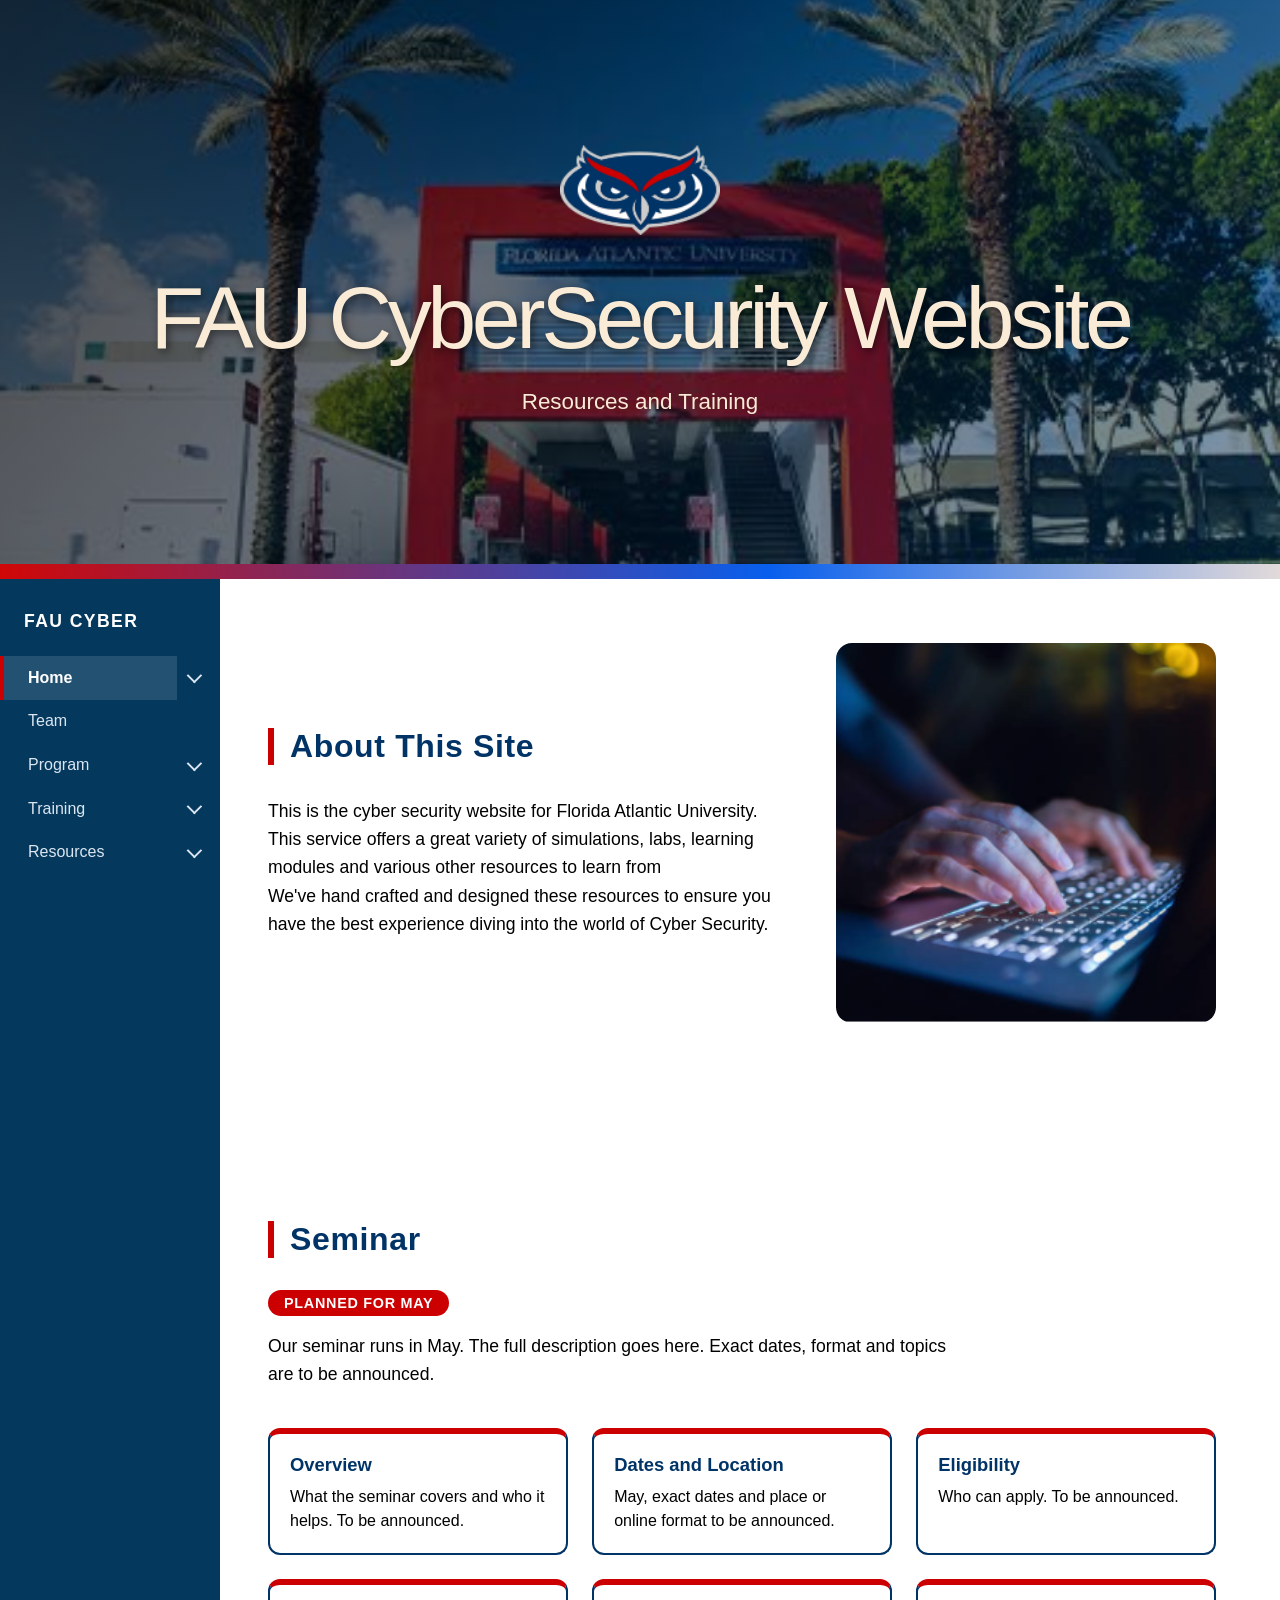
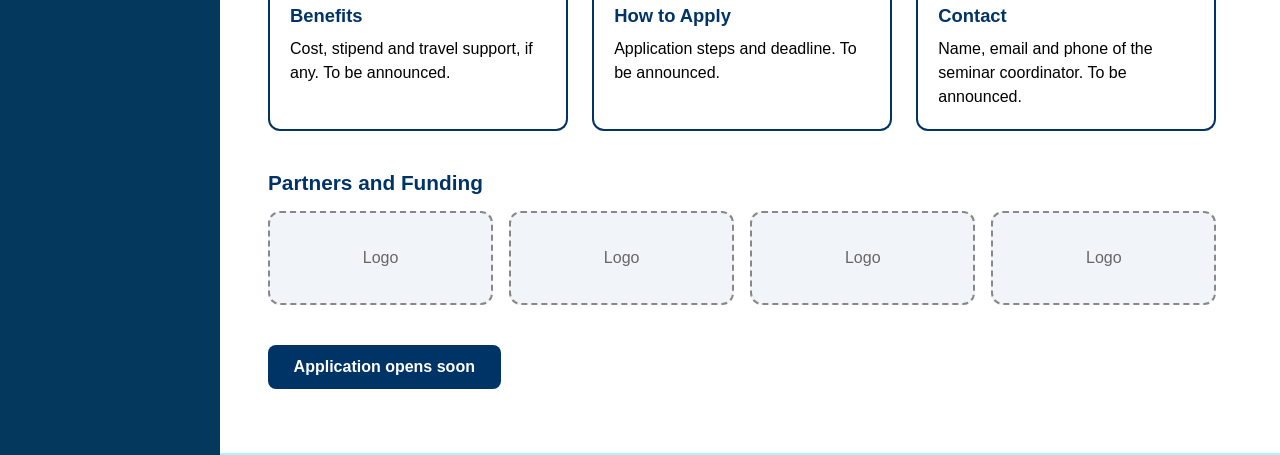
<file: index.html>
<!DOCTYPE html>
<html lang="en">
<head>
  <meta charset="utf-8">
  <meta name="viewport" content="width=device-width, initial-scale=1, viewport-fit=cover">
  <title>FAU CyberSecurity Website</title>
  <link rel="stylesheet" href="home_screen.css">
  <link rel="stylesheet" href="sidebar_code.css">
  <link rel="stylesheet" href="seminar.css">
</head>

<body>
  <!-- Header / Banner. id="top" is where the Home link jumps to. -->
  <header class="banner-top" id="top">
    <div class="banner-theme">
      <img class="banner-logo" src="owlhead-logo.png" alt="FAU Owls logo">
      <h1 class="banner-title">FAU CyberSecurity Website</h1>
      <p class="banner-subtitle">Resources and Training</p>
    </div>
  </header>
  <div class="bar"></div>

  <div class="page-body">
    <!-- Side Bar Content -->
    <nav class="side-nav" aria-label="Main navigation">
      <p class="nav-heading">FAU Cyber</p>
      <ul class="nav-links">
        <li>
          <details class="nav-dropdown">
            <summary><a href="index.html#top">Home</a></summary>
            <ul class="nav-sub">
              <li><a href="index.html#description">About</a></li>
              <li><a href="index.html#seminar">Seminar</a></li>
              <li><a href="ProjectStructure.html">Project Structure</a></li>
            </ul>
          </details>
        </li>
        <li><a href="Team.html">Team</a></li>
        <li>
          <details class="nav-dropdown">
            <summary><a href="Program.html">Program</a></summary>
            <ul class="nav-sub">
              <li><a href="Program.html#program-2027">2027</a></li>
            </ul>
          </details>
        </li>
        <li>
          <details class="nav-dropdown">
            <summary><a href="Training.html">Training</a></summary>
            <ul class="nav-sub">
              <li><a href="LabSimulation.html">Labs</a></li>
              <li><a href="Capstone.html">Capstone Design</a></li>
            </ul>
          </details>
        </li>
        <li>
          <details class="nav-dropdown">
            <summary><a href="Resources.html">Resources</a></summary>
            <ul class="nav-sub">
              <li><a href="SourceCode.html">Source Code</a></li>
            </ul>
          </details>
        </li>
      </ul>
    </nav>

    <main class="page-content">
      <!-- Description Section -->
      <section class="desc-section" id="description">
        <div>
          <h2 class="desc-title">About This Site</h2>
          <p class="desc-par0">This is the cyber security website for Florida Atlantic University. This service offers a great variety of simulations, labs, learning modules and various other resources to learn from</p>
          <p class="desc-par0">We've hand crafted and designed these resources to ensure you have the best experience diving into the world of Cyber Security.</p>
        </div>
        <img class="desc-pic0" src="Temp-Stock-Photo-Getty-Image.png" alt="Hands typing on a laptop keyboard">
      </section>

      <!-- Seminar Section. Every box is a placeholder until the details arrive. -->
      <section class="seminar-section" id="seminar">
        <h2 class="desc-title">Seminar</h2>
        <p class="seminar-tag">Planned for May</p>
        <p class="seminar-intro">Our seminar runs in May. The full description goes here. Exact dates, format and topics are to be announced.</p>

        <div class="seminar-grid">
          <article class="seminar-card">
            <h3>Overview</h3>
            <p>What the seminar covers and who it helps. To be announced.</p>
          </article>
          <article class="seminar-card">
            <h3>Dates and Location</h3>
            <p>May, exact dates and place or online format to be announced.</p>
          </article>
          <article class="seminar-card">
            <h3>Eligibility</h3>
            <p>Who can apply. To be announced.</p>
          </article>
          <article class="seminar-card">
            <h3>Benefits</h3>
            <p>Cost, stipend and travel support, if any. To be announced.</p>
          </article>
          <article class="seminar-card">
            <h3>How to Apply</h3>
            <p>Application steps and deadline. To be announced.</p>
          </article>
          <article class="seminar-card">
            <h3>Contact</h3>
            <p>Name, email and phone of the seminar coordinator. To be announced.</p>
          </article>
        </div>

        <h3 class="seminar-subtitle">Partners and Funding</h3>
        <div class="seminar-logos">
          <div class="seminar-logo-box">Logo</div>
          <div class="seminar-logo-box">Logo</div>
          <div class="seminar-logo-box">Logo</div>
          <div class="seminar-logo-box">Logo</div>
        </div>

        <span class="web-button disabled">Application opens soon</span>
      </section>

      <div class="bar2"></div>
    </main>
  </div>

  <script src="nav.js"></script>
</body>
</html>
</file>
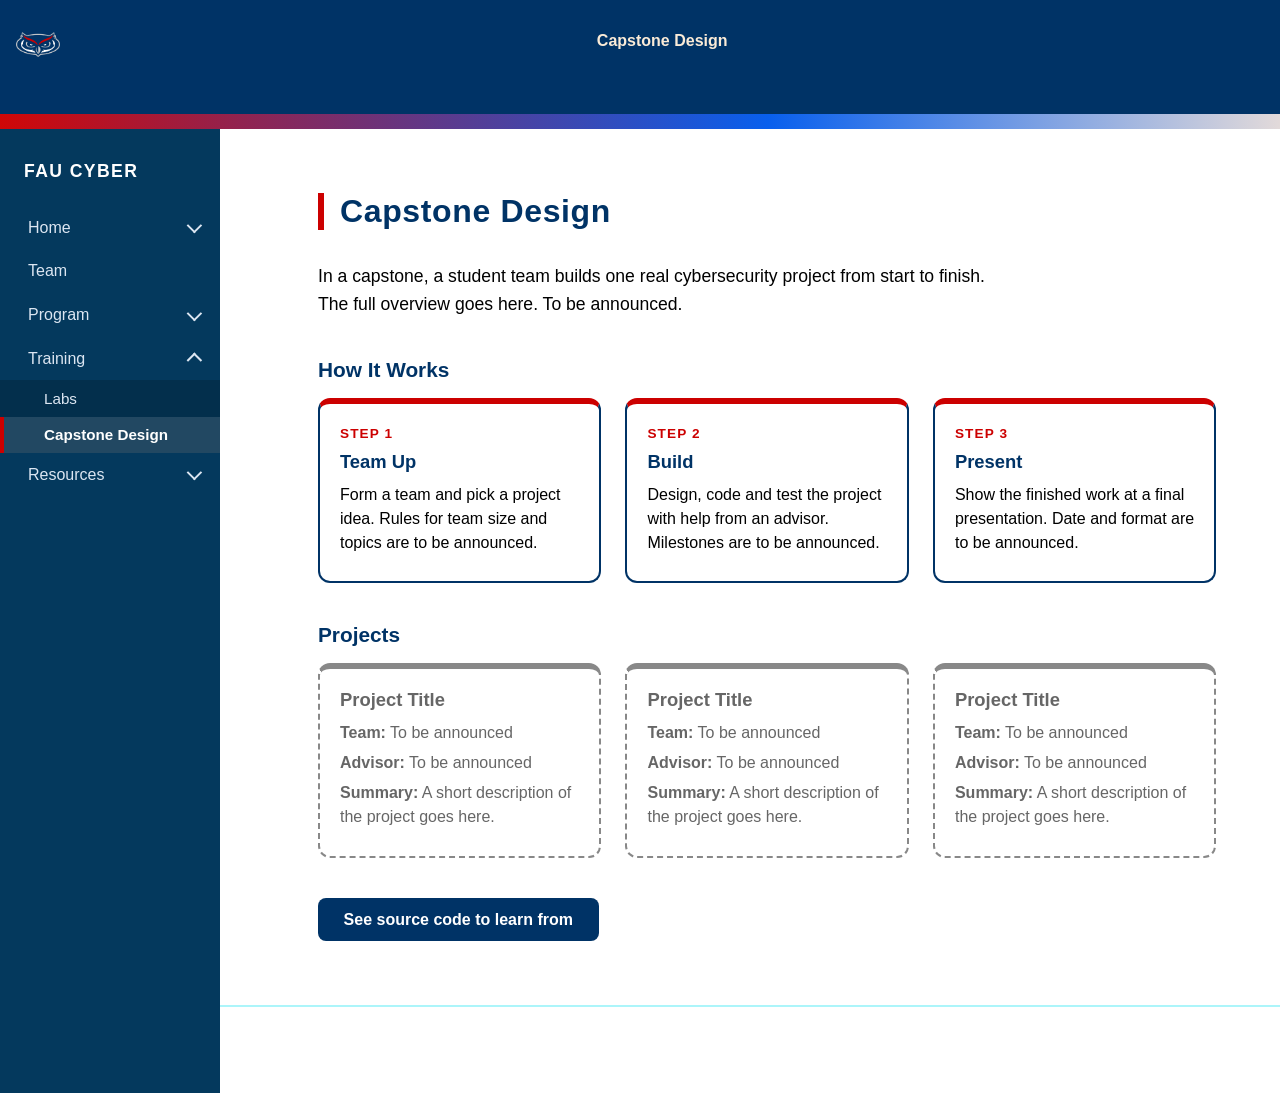
<file: Capstone.html>
<!DOCTYPE html>
<html lang="en">
<head>
  <meta charset="utf-8">
  <meta name="viewport" content="width=device-width, initial-scale=1, viewport-fit=cover">
  <title>Capstone Design - FAU CyberSecurity Website</title>
  <link rel="stylesheet" href="home_screen.css">
  <link rel="stylesheet" href="sidebar_code.css">
  <link rel="stylesheet" href="capstone.css">
</head>

<body>
  <header class="alt-banner-top">
    <div class="alt-banner-theme">
      <img class="alt-banner-logo" src="owlhead-logo.png" alt="FAU Owls logo">
      <h1 class="alt-banner-title">Capstone Design</h1>
    </div>
  </header>
  <div class="bar"></div>

  <div class="page-body">
    <!-- Side Bar Content -->
    <nav class="side-nav" aria-label="Main navigation">
      <p class="nav-heading">FAU Cyber</p>
      <ul class="nav-links">
        <li>
          <details class="nav-dropdown">
            <summary><a href="index.html#top">Home</a></summary>
            <ul class="nav-sub">
              <li><a href="index.html#description">About</a></li>
              <li><a href="index.html#seminar">Seminar</a></li>
              <li><a href="ProjectStructure.html">Project Structure</a></li>
            </ul>
          </details>
        </li>
        <li><a href="Team.html">Team</a></li>
        <li>
          <details class="nav-dropdown">
            <summary><a href="Program.html">Program</a></summary>
            <ul class="nav-sub">
              <li><a href="Program.html#program-2027">2027</a></li>
            </ul>
          </details>
        </li>
        <li>
          <details class="nav-dropdown" open>
            <summary><a href="Training.html">Training</a></summary>
            <ul class="nav-sub">
              <li><a href="LabSimulation.html">Labs</a></li>
              <li><a class="active" href="Capstone.html">Capstone Design</a></li>
            </ul>
          </details>
        </li>
        <li>
          <details class="nav-dropdown">
            <summary><a href="Resources.html">Resources</a></summary>
            <ul class="nav-sub">
              <li><a href="SourceCode.html">Source Code</a></li>
            </ul>
          </details>
        </li>
      </ul>
    </nav>

    <main class="page-content">
      <section class="capstone-section" id="capstone">
        <h2 class="desc-title">Capstone Design</h2>
        <p class="desc-par0 capstone-intro">In a capstone, a student team builds one real cybersecurity project from start to finish. The full overview goes here. To be announced.</p>

        <h3 class="capstone-subtitle">How It Works</h3>
        <div class="capstone-grid">
          <article class="capstone-card">
            <p class="capstone-step">Step 1</p>
            <h4>Team Up</h4>
            <p>Form a team and pick a project idea. Rules for team size and topics are to be announced.</p>
          </article>
          <article class="capstone-card">
            <p class="capstone-step">Step 2</p>
            <h4>Build</h4>
            <p>Design, code and test the project with help from an advisor. Milestones are to be announced.</p>
          </article>
          <article class="capstone-card">
            <p class="capstone-step">Step 3</p>
            <h4>Present</h4>
            <p>Show the finished work at a final presentation. Date and format are to be announced.</p>
          </article>
        </div>

        <h3 class="capstone-subtitle">Projects</h3>
        <!-- To add a project: copy one capstone-card, delete the word "soon" from the class and fill in the text. -->
        <div class="capstone-grid">
          <article class="capstone-card soon">
            <h4>Project Title</h4>
            <p><span class="capstone-label">Team:</span> To be announced</p>
            <p><span class="capstone-label">Advisor:</span> To be announced</p>
            <p><span class="capstone-label">Summary:</span> A short description of the project goes here.</p>
          </article>
          <article class="capstone-card soon">
            <h4>Project Title</h4>
            <p><span class="capstone-label">Team:</span> To be announced</p>
            <p><span class="capstone-label">Advisor:</span> To be announced</p>
            <p><span class="capstone-label">Summary:</span> A short description of the project goes here.</p>
          </article>
          <article class="capstone-card soon">
            <h4>Project Title</h4>
            <p><span class="capstone-label">Team:</span> To be announced</p>
            <p><span class="capstone-label">Advisor:</span> To be announced</p>
            <p><span class="capstone-label">Summary:</span> A short description of the project goes here.</p>
          </article>
        </div>

        <a class="web-button" href="SourceCode.html">See source code to learn from</a>
      </section>
      <div class="bar2"></div>
    </main>
  </div>
</body>
</html>
</file>
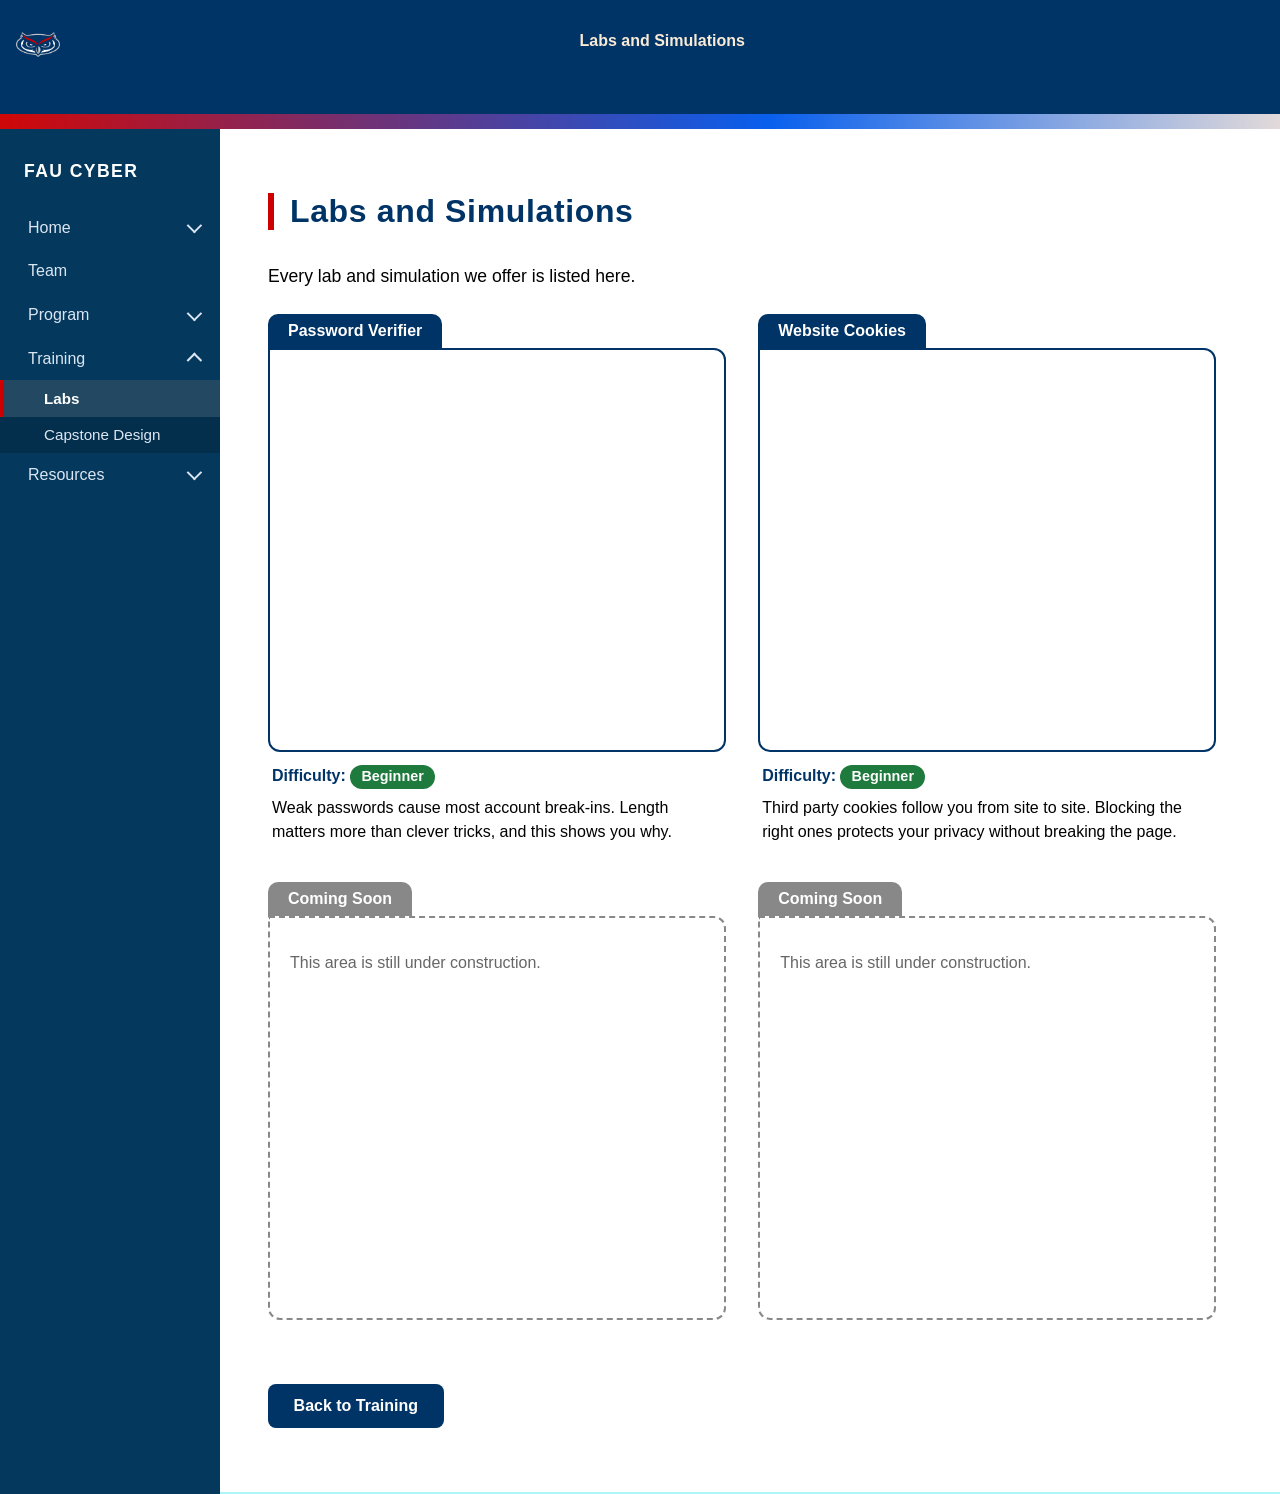
<file: LabSimulation.html>
<!DOCTYPE html>
<html lang="en">
<head>
  <meta charset="utf-8">
  <meta name="viewport" content="width=device-width, initial-scale=1, viewport-fit=cover">
  <title>Labs and Simulations - FAU CyberSecurity Website</title>
  <link rel="stylesheet" href="home_screen.css">
  <link rel="stylesheet" href="sidebar_code.css">
  <link rel="stylesheet" href="lab_page.css">
</head>

<body>
  <header class="alt-banner-top">
    <div class="alt-banner-theme">
      <img class="alt-banner-logo" src="owlhead-logo.png" alt="FAU Owls logo">
      <h1 class="alt-banner-title">Labs and Simulations</h1>
    </div>
  </header>
  <div class="bar"></div>

  <div class="page-body">
    <!-- Side Bar Content -->
    <nav class="side-nav" aria-label="Main navigation">
      <p class="nav-heading">FAU Cyber</p>
      <ul class="nav-links">
        <li>
          <details class="nav-dropdown">
            <summary><a href="index.html#top">Home</a></summary>
            <ul class="nav-sub">
              <li><a href="index.html#description">About</a></li>
              <li><a href="index.html#seminar">Seminar</a></li>
              <li><a href="ProjectStructure.html">Project Structure</a></li>
            </ul>
          </details>
        </li>
        <li><a href="Team.html">Team</a></li>
        <li>
          <details class="nav-dropdown">
            <summary><a href="Program.html">Program</a></summary>
            <ul class="nav-sub">
              <li><a href="Program.html#program-2027">2027</a></li>
            </ul>
          </details>
        </li>
        <li>
          <details class="nav-dropdown" open>
            <summary><a href="Training.html">Training</a></summary>
            <ul class="nav-sub">
              <li><a class="active" href="LabSimulation.html">Labs</a></li>
              <li><a href="Capstone.html">Capstone Design</a></li>
            </ul>
          </details>
        </li>
        <li>
          <details class="nav-dropdown">
            <summary><a href="Resources.html">Resources</a></summary>
            <ul class="nav-sub">
              <li><a href="SourceCode.html">Source Code</a></li>
            </ul>
          </details>
        </li>
      </ul>
    </nav>

    <main class="page-content">
      <section class="info-section" id="all-labs">
        <h2 class="desc-title">Labs and Simulations</h2>
        <p class="desc-par0">Every lab and simulation we offer is listed here.</p>

        <!-- To add a lab: copy one lab-card, delete the word "soon" from the class and fill in the text. -->
        <div class="lab-grid">
          <!-- Password Verifier -->
          <article class="lab-card">
            <h3 class="lab-tab">Password Verifier</h3>
            <div class="lab-window"></div>
            <div class="lab-info">
              <p class="lab-level">Difficulty: <span class="level level-beginner">Beginner</span></p>
              <p>Weak passwords cause most account break-ins. Length matters more than clever tricks, and this shows you why.</p>
            </div>
          </article>

          <!-- Cookie Sim -->
          <article class="lab-card">
            <h3 class="lab-tab">Website Cookies</h3>
            <div class="lab-window"></div>
            <div class="lab-info">
              <p class="lab-level">Difficulty: <span class="level level-beginner">Beginner</span></p>
              <p>Third party cookies follow you from site to site. Blocking the right ones protects your privacy without breaking the page.</p>
            </div>
          </article>

          <article class="lab-card soon">
            <h3 class="lab-tab">Coming Soon</h3>
            <div class="lab-window">
              <p>This area is still under construction.</p>
            </div>
          </article>

          <article class="lab-card soon">
            <h3 class="lab-tab">Coming Soon</h3>
            <div class="lab-window">
              <p>This area is still under construction.</p>
            </div>
          </article>
        </div>

        <a class="web-button" href="Training.html">Back to Training</a>
      </section>
      <div class="bar2"></div>
    </main>
  </div>
</body>
</html>
</file>
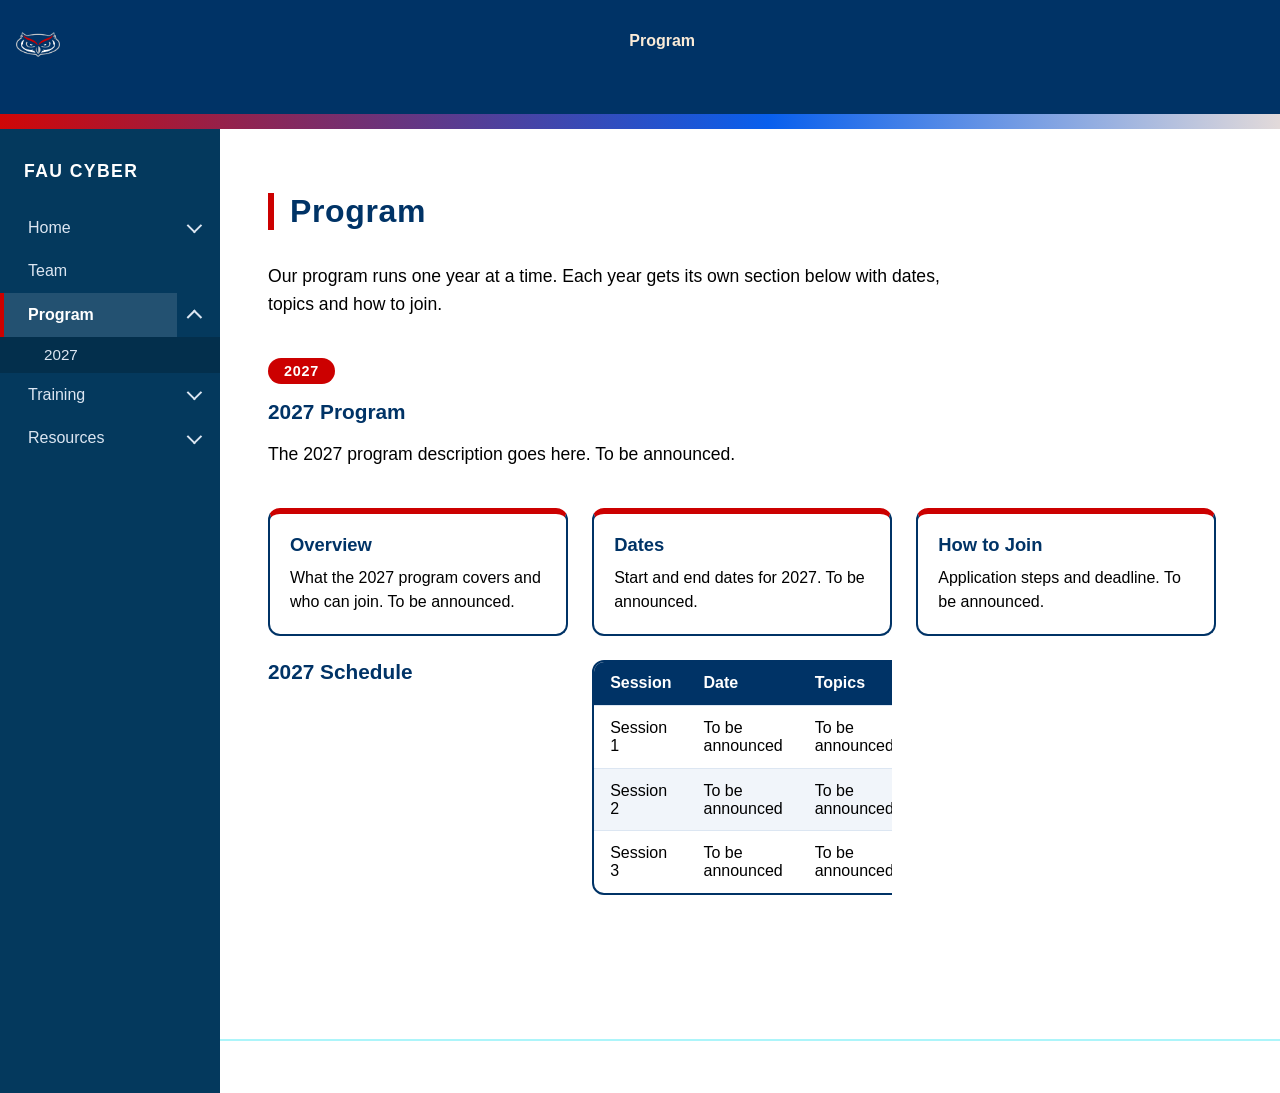
<file: Program.html>
<!DOCTYPE html>
<html lang="en">
<head>
  <meta charset="utf-8">
  <meta name="viewport" content="width=device-width, initial-scale=1, viewport-fit=cover">
  <title>Program - FAU CyberSecurity Website</title>
  <link rel="stylesheet" href="home_screen.css">
  <link rel="stylesheet" href="sidebar_code.css">
  <link rel="stylesheet" href="seminar.css">
</head>

<body>
  <header class="alt-banner-top">
    <div class="alt-banner-theme">
      <img class="alt-banner-logo" src="owlhead-logo.png" alt="FAU Owls logo">
      <h1 class="alt-banner-title">Program</h1>
    </div>
  </header>
  <div class="bar"></div>

  <div class="page-body">
    <!-- Side Bar Content -->
    <nav class="side-nav" aria-label="Main navigation">
      <p class="nav-heading">FAU Cyber</p>
      <ul class="nav-links">
        <li>
          <details class="nav-dropdown">
            <summary><a href="index.html#top">Home</a></summary>
            <ul class="nav-sub">
              <li><a href="index.html#description">About</a></li>
              <li><a href="index.html#seminar">Seminar</a></li>
              <li><a href="ProjectStructure.html">Project Structure</a></li>
            </ul>
          </details>
        </li>
        <li><a href="Team.html">Team</a></li>
        <li>
          <details class="nav-dropdown" open>
            <summary><a class="active" href="Program.html">Program</a></summary>
            <ul class="nav-sub">
              <li><a href="Program.html#program-2027">2027</a></li>
            </ul>
          </details>
        </li>
        <li>
          <details class="nav-dropdown">
            <summary><a href="Training.html">Training</a></summary>
            <ul class="nav-sub">
              <li><a href="LabSimulation.html">Labs</a></li>
              <li><a href="Capstone.html">Capstone Design</a></li>
            </ul>
          </details>
        </li>
        <li>
          <details class="nav-dropdown">
            <summary><a href="Resources.html">Resources</a></summary>
            <ul class="nav-sub">
              <li><a href="SourceCode.html">Source Code</a></li>
            </ul>
          </details>
        </li>
      </ul>
    </nav>

    <main class="page-content">
      <section class="seminar-section" id="program">
        <h2 class="desc-title">Program</h2>
        <p class="seminar-intro">Our program runs one year at a time. Each year gets its own section below with dates, topics and how to join.</p>

        <!-- 2027. To add a new year: copy this whole section, change every 2027 to the new year. -->
        <section id="program-2027">
          <p class="seminar-tag">2027</p>
          <h3 class="seminar-subtitle">2027 Program</h3>
          <p class="seminar-intro">The 2027 program description goes here. To be announced.</p>

          <div class="seminar-grid">
            <article class="seminar-card">
              <h3>Overview</h3>
              <p>What the 2027 program covers and who can join. To be announced.</p>
            </article>
            <article class="seminar-card">
              <h3>Dates</h3>
              <p>Start and end dates for 2027. To be announced.</p>
            </article>
            <article class="seminar-card">
              <h3>How to Join</h3>
              <p>Application steps and deadline. To be announced.</p>
            </article>
          <!-- 2027 Schedule. To add a row: copy one <tr> line and change the text. -->
          <h3 class="seminar-subtitle">2027 Schedule</h3>
          <div class="seminar-table-wrap">
            <table class="seminar-table">
              <thead>
                <tr><th>Session</th><th>Date</th><th>Topics</th><th>Instructor</th></tr>
              </thead>
              <tbody>
                <tr><td>Session 1</td><td>To be announced</td><td>To be announced</td><td>To be announced</td></tr>
                <tr><td>Session 2</td><td>To be announced</td><td>To be announced</td><td>To be announced</td></tr>
                <tr><td>Session 3</td><td>To be announced</td><td>To be announced</td><td>To be announced</td></tr>
              </tbody>
            </table>
          </div>
          </div>
        </section>
      </section>
      <div class="bar2"></div>
    </main>
  </div>
</body>
</html>
</file>
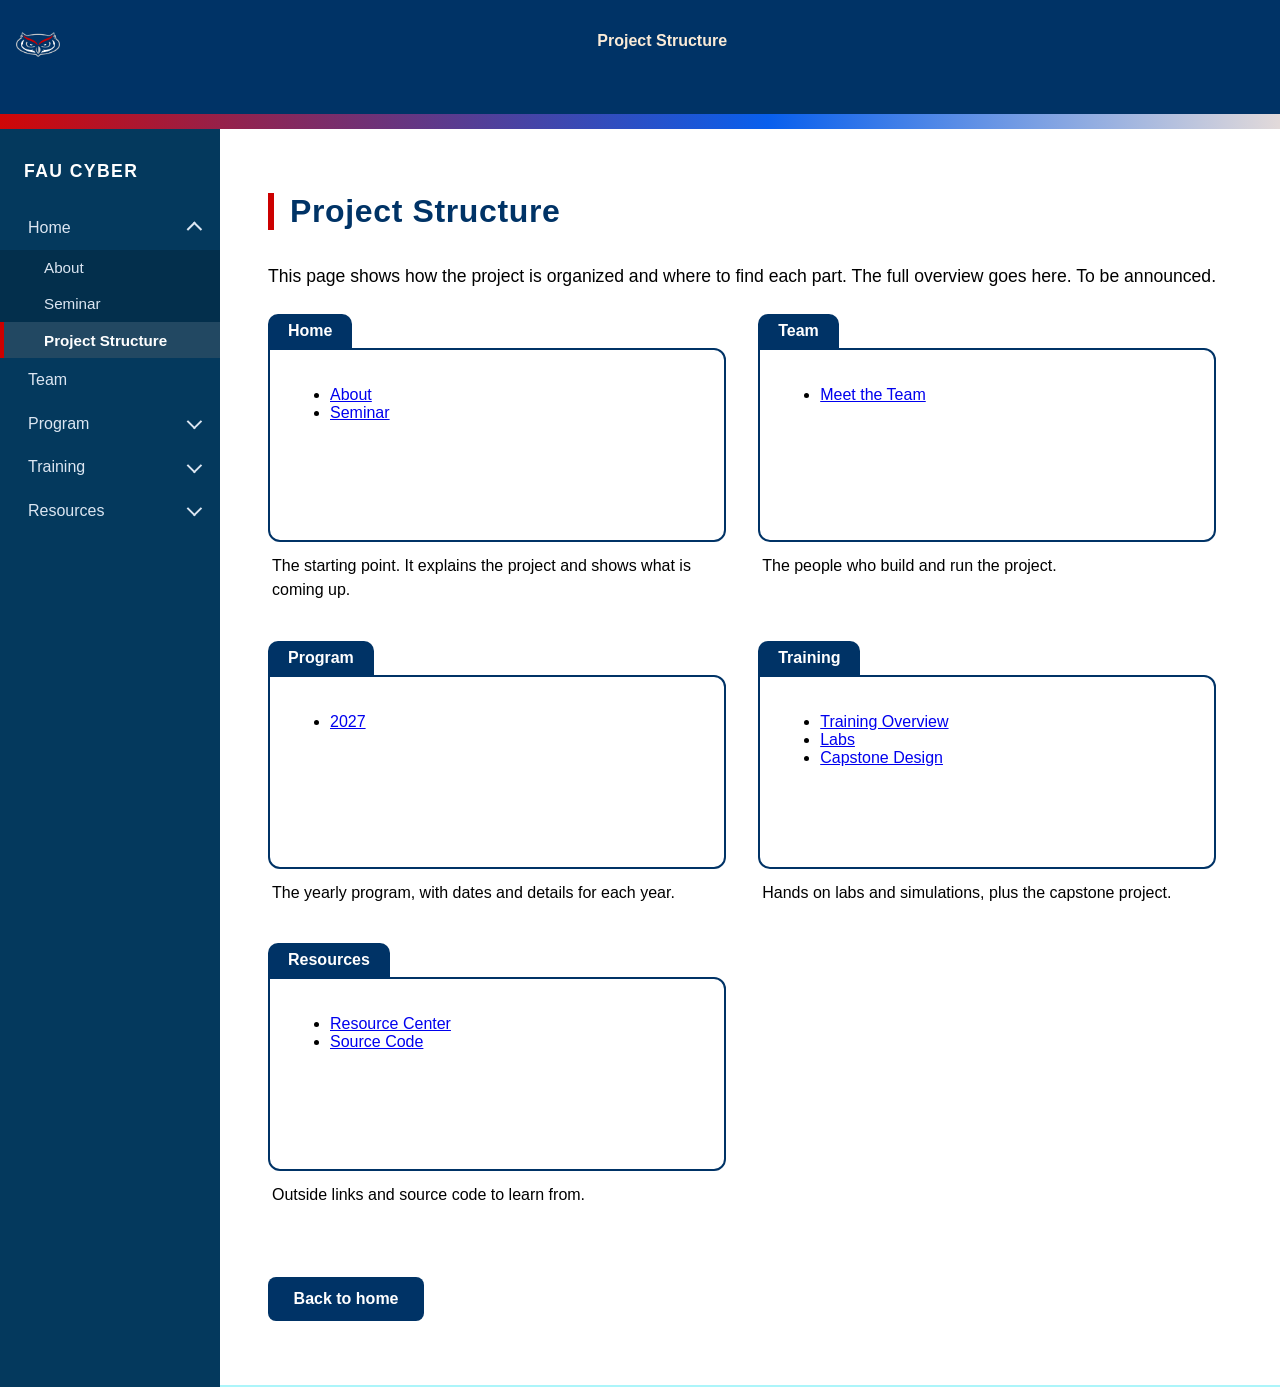
<file: ProjectStructure.html>
<!DOCTYPE html>
<html lang="en">
<head>
  <meta charset="utf-8">
  <meta name="viewport" content="width=device-width, initial-scale=1, viewport-fit=cover">
  <title>Project Structure - FAU CyberSecurity Website</title>
  <link rel="stylesheet" href="home_screen.css">
  <link rel="stylesheet" href="sidebar_code.css">
  <link rel="stylesheet" href="lab_page.css">
</head>

<body>
  <header class="alt-banner-top">
    <div class="alt-banner-theme">
      <img class="alt-banner-logo" src="owlhead-logo.png" alt="FAU Owls logo">
      <h1 class="alt-banner-title">Project Structure</h1>
    </div>
  </header>
  <div class="bar"></div>

  <div class="page-body">
    <!-- Side Bar Content -->
    <nav class="side-nav" aria-label="Main navigation">
      <p class="nav-heading">FAU Cyber</p>
      <ul class="nav-links">
        <li>
          <details class="nav-dropdown" open>
            <summary><a href="index.html#top">Home</a></summary>
            <ul class="nav-sub">
              <li><a href="index.html#description">About</a></li>
              <li><a href="index.html#seminar">Seminar</a></li>
              <li><a class="active" href="ProjectStructure.html">Project Structure</a></li>
            </ul>
          </details>
        </li>
        <li><a href="Team.html">Team</a></li>
        <li>
          <details class="nav-dropdown">
            <summary><a href="Program.html">Program</a></summary>
            <ul class="nav-sub">
              <li><a href="Program.html#program-2027">2027</a></li>
            </ul>
          </details>
        </li>
        <li>
          <details class="nav-dropdown">
            <summary><a href="Training.html">Training</a></summary>
            <ul class="nav-sub">
              <li><a href="LabSimulation.html">Labs</a></li>
              <li><a href="Capstone.html">Capstone Design</a></li>
            </ul>
          </details>
        </li>
        <li>
          <details class="nav-dropdown">
            <summary><a href="Resources.html">Resources</a></summary>
            <ul class="nav-sub">
              <li><a href="SourceCode.html">Source Code</a></li>
            </ul>
          </details>
        </li>
      </ul>
    </nav>

    <main class="page-content">
      <section class="info-section" id="structure">
        <h2 class="desc-title">Project Structure</h2>
        <p class="desc-par0">This page shows how the project is organized and where to find each part. The full overview goes here. To be announced.</p>

        <div class="lab-grid" style="--lab-box-height: 150px;">

          <article class="lab-card">
            <h3 class="lab-tab">Home</h3>
            <div class="lab-window">
              <ul>
                <li><a href="index.html#description">About</a></li>
                <li><a href="index.html#seminar">Seminar</a></li>
              </ul>
            </div>
            <div class="lab-info">
              <p>The starting point. It explains the project and shows what is coming up.</p>
            </div>
          </article>

          <article class="lab-card">
            <h3 class="lab-tab">Team</h3>
            <div class="lab-window">
              <ul>
                <li><a href="Team.html">Meet the Team</a></li>
              </ul>
            </div>
            <div class="lab-info">
              <p>The people who build and run the project.</p>
            </div>
          </article>

          <article class="lab-card">
            <h3 class="lab-tab">Program</h3>
            <div class="lab-window">
              <ul>
                <li><a href="Program.html#program-2027">2027</a></li>
              </ul>
            </div>
            <div class="lab-info">
              <p>The yearly program, with dates and details for each year.</p>
            </div>
          </article>

          <article class="lab-card">
            <h3 class="lab-tab">Training</h3>
            <div class="lab-window">
              <ul>
                <li><a href="Training.html">Training Overview</a></li>
                <li><a href="LabSimulation.html">Labs</a></li>
                <li><a href="Capstone.html">Capstone Design</a></li>
              </ul>
            </div>
            <div class="lab-info">
              <p>Hands on labs and simulations, plus the capstone project.</p>
            </div>
          </article>

          <article class="lab-card">
            <h3 class="lab-tab">Resources</h3>
            <div class="lab-window">
              <ul>
                <li><a href="Resources.html">Resource Center</a></li>
                <li><a href="SourceCode.html">Source Code</a></li>
              </ul>
            </div>
            <div class="lab-info">
              <p>Outside links and source code to learn from.</p>
            </div>
          </article>

        </div>

        <a class="web-button" href="index.html">Back to home</a>
      </section>
      <div class="bar2"></div>
    </main>
  </div>
</body>
</html>
</file>
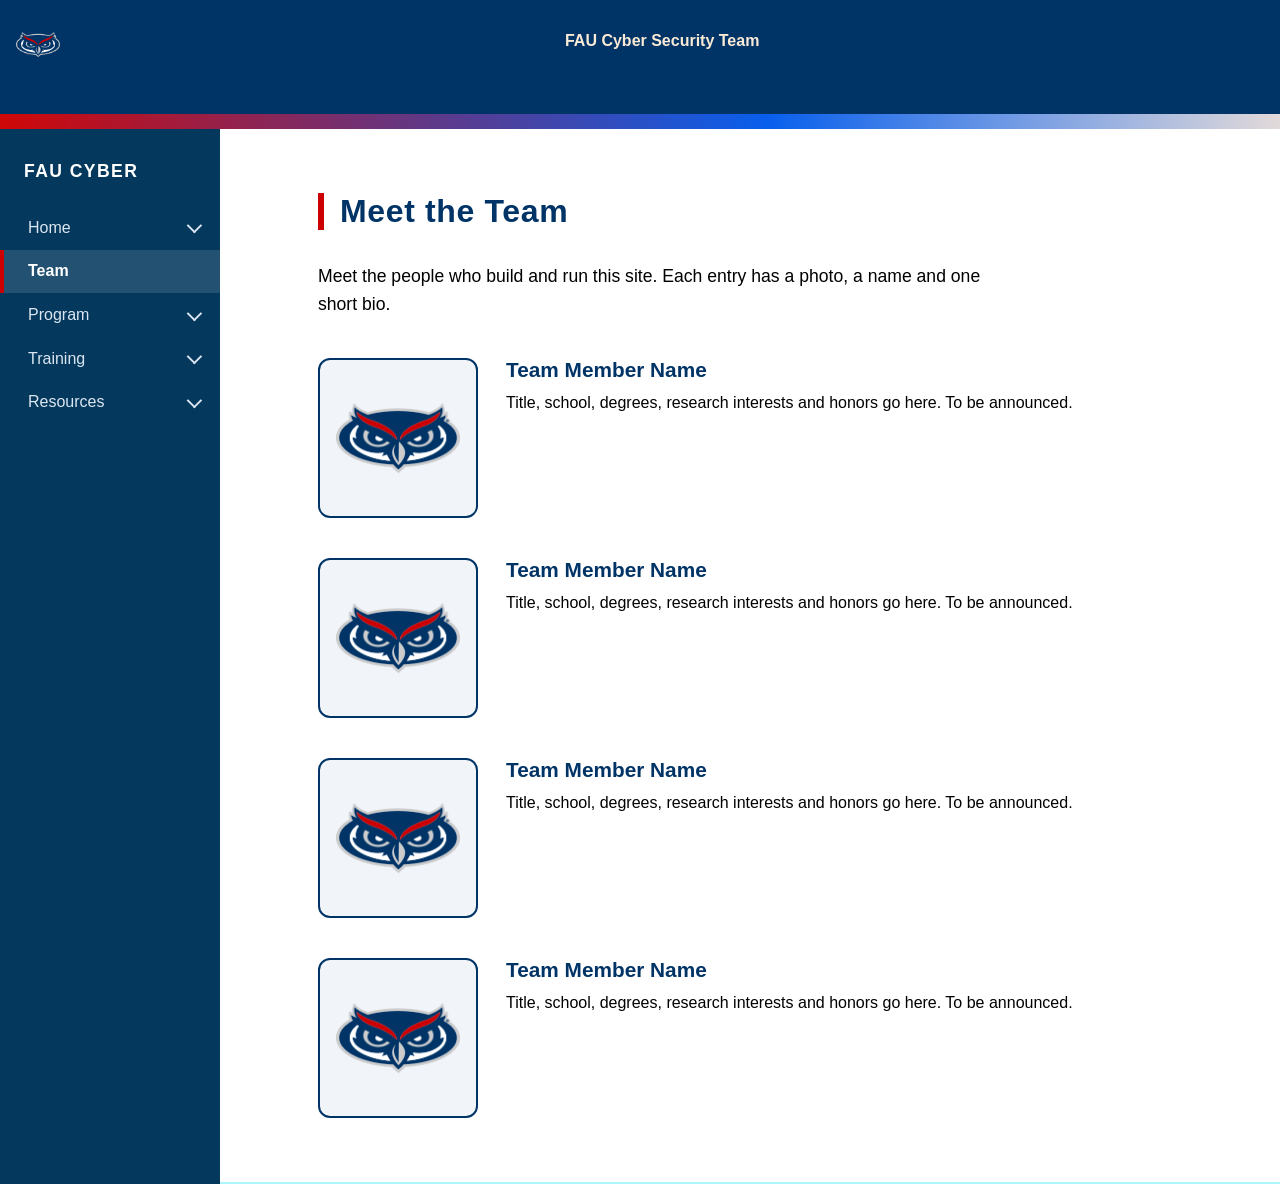
<file: Team.html>
<!DOCTYPE html>
<html lang="en">
<head>
  <meta charset="utf-8">
  <meta name="viewport" content="width=device-width, initial-scale=1, viewport-fit=cover">
  <title>Team - FAU CyberSecurity Website</title>
  <link rel="stylesheet" href="home_screen.css">
  <link rel="stylesheet" href="sidebar_code.css">
  <link rel="stylesheet" href="team.css">
</head>

<body>
  <header class="alt-banner-top">
    <div class="alt-banner-theme">
      <img class="alt-banner-logo" src="owlhead-logo.png" alt="FAU Owls logo">
      <h1 class="alt-banner-title">FAU Cyber Security Team</h1>
    </div>
  </header>
  <div class="bar"></div>

  <div class="page-body">
    <!-- Side Bar Content -->
    <nav class="side-nav" aria-label="Main navigation">
      <p class="nav-heading">FAU Cyber</p>
      <ul class="nav-links">
        <li>
          <details class="nav-dropdown">
            <summary><a href="index.html#top">Home</a></summary>
            <ul class="nav-sub">
              <li><a href="index.html#description">About</a></li>
              <li><a href="index.html#seminar">Seminar</a></li>
              <li><a href="ProjectStructure.html">Project Structure</a></li>
            </ul>
          </details>
        </li>
        <li><a class="active" href="Team.html">Team</a></li>
        <li>
          <details class="nav-dropdown">
            <summary><a href="Program.html">Program</a></summary>
            <ul class="nav-sub">
              <li><a href="Program.html#program-2027">2027</a></li>
            </ul>
          </details>
        </li>
        <li>
          <details class="nav-dropdown">
            <summary><a href="Training.html">Training</a></summary>
            <ul class="nav-sub">
              <li><a href="LabSimulation.html">Labs</a></li>
              <li><a href="Capstone.html">Capstone Design</a></li>
            </ul>
          </details>
        </li>
        <li>
          <details class="nav-dropdown">
            <summary><a href="Resources.html">Resources</a></summary>
            <ul class="nav-sub">
              <li><a href="SourceCode.html">Source Code</a></li>
            </ul>
          </details>
        </li>
      </ul>
    </nav>

    <main class="page-content">
      <section class="team-section" id="team">
        <h2 class="desc-title">Meet the Team</h2>
        <p class="desc-par0 team-intro">Meet the people who build and run this site. Each entry has a photo, a name and one short bio.</p>

        <!-- To add a person: copy one team-member block and paste it at the end of the list.
             Swap owlhead-logo.png for a real photo and remove the word "placeholder" from the class. -->
        <div class="team-list">

          <article class="team-member">
            <img class="team-photo placeholder" src="owlhead-logo.png" alt="Photo of team member 1">
            <div>
              <h3 class="team-name">Team Member Name</h3>
              <p class="team-bio">Title, school, degrees, research interests and honors go here. To be announced.</p>
            </div>
          </article>

          <article class="team-member">
            <img class="team-photo placeholder" src="owlhead-logo.png" alt="Photo of team member 2">
            <div>
              <h3 class="team-name">Team Member Name</h3>
              <p class="team-bio">Title, school, degrees, research interests and honors go here. To be announced.</p>
            </div>
          </article>

          <article class="team-member">
            <img class="team-photo placeholder" src="owlhead-logo.png" alt="Photo of team member 3">
            <div>
              <h3 class="team-name">Team Member Name</h3>
              <p class="team-bio">Title, school, degrees, research interests and honors go here. To be announced.</p>
            </div>
          </article>

          <article class="team-member">
            <img class="team-photo placeholder" src="owlhead-logo.png" alt="Photo of team member 4">
            <div>
              <h3 class="team-name">Team Member Name</h3>
              <p class="team-bio">Title, school, degrees, research interests and honors go here. To be announced.</p>
            </div>
          </article>

        </div>
      </section>
      <div class="bar2"></div>
    </main>
  </div>
</body>
</html>
</file>
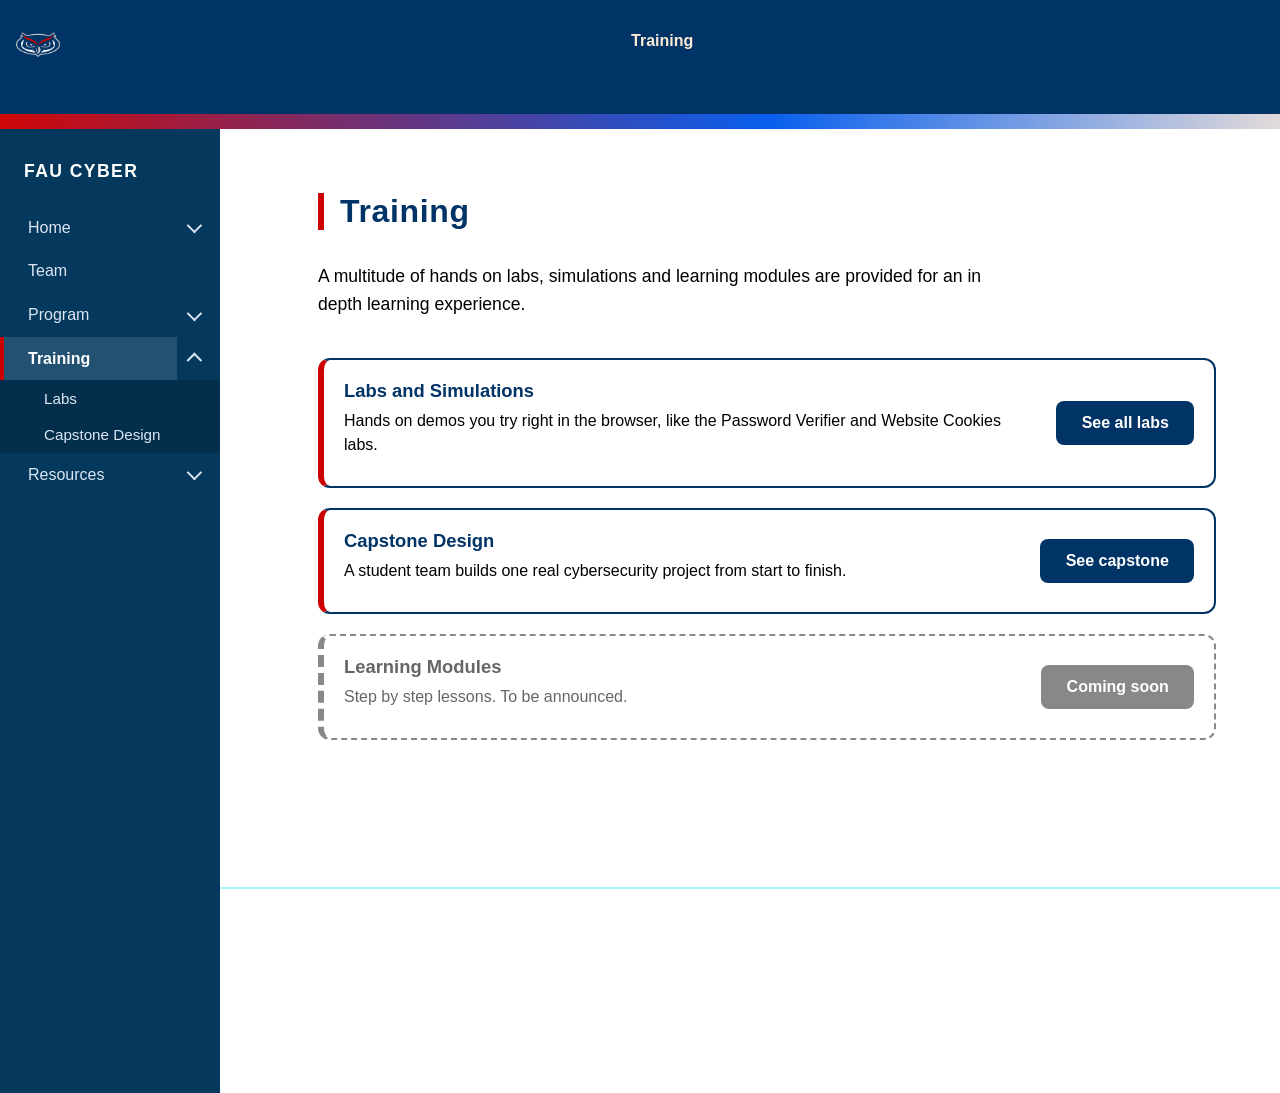
<file: Training.html>
<!DOCTYPE html>
<html lang="en">
<head>
  <meta charset="utf-8">
  <meta name="viewport" content="width=device-width, initial-scale=1, viewport-fit=cover">
  <title>Training - FAU CyberSecurity Website</title>
  <link rel="stylesheet" href="home_screen.css">
  <link rel="stylesheet" href="sidebar_code.css">
  <link rel="stylesheet" href="Source_code_page.css">
</head>

<body>
  <header class="alt-banner-top">
    <div class="alt-banner-theme">
      <img class="alt-banner-logo" src="owlhead-logo.png" alt="FAU Owls logo">
      <h1 class="alt-banner-title">Training</h1>
    </div>
  </header>
  <div class="bar"></div>

  <div class="page-body">
    <!-- Side Bar Content -->
    <nav class="side-nav" aria-label="Main navigation">
      <p class="nav-heading">FAU Cyber</p>
      <ul class="nav-links">
        <li>
          <details class="nav-dropdown">
            <summary><a href="index.html#top">Home</a></summary>
            <ul class="nav-sub">
              <li><a href="index.html#description">About</a></li>
              <li><a href="index.html#seminar">Seminar</a></li>
              <li><a href="ProjectStructure.html">Project Structure</a></li>
            </ul>
          </details>
        </li>
        <li><a href="Team.html">Team</a></li>
        <li>
          <details class="nav-dropdown">
            <summary><a href="Program.html">Program</a></summary>
            <ul class="nav-sub">
              <li><a href="Program.html#program-2027">2027</a></li>
            </ul>
          </details>
        </li>
        <li>
          <details class="nav-dropdown" open>
            <summary><a class="active" href="Training.html">Training</a></summary>
            <ul class="nav-sub">
              <li><a href="LabSimulation.html">Labs</a></li>
              <li><a href="Capstone.html">Capstone Design</a></li>
            </ul>
          </details>
        </li>
        <li>
          <details class="nav-dropdown">
            <summary><a href="Resources.html">Resources</a></summary>
            <ul class="nav-sub">
              <li><a href="SourceCode.html">Source Code</a></li>
            </ul>
          </details>
        </li>
      </ul>
    </nav>

    <main class="page-content">
      <section class="source-section" id="training">
        <h2 class="desc-title">Training</h2>
        <p class="desc-par0 source-intro">A multitude of hands on labs, simulations and learning modules are provided for an in depth learning experience.</p>

        <!-- To add a training area: copy one source-card and fill in the text and the link. -->
        <div class="source-list">
          <article class="source-card">
            <div>
              <h3 class="source-name">Labs and Simulations</h3>
              <p class="source-desc">Hands on demos you try right in the browser, like the Password Verifier and Website Cookies labs.</p>
            </div>
            <a class="web-button" href="LabSimulation.html">See all labs</a>
          </article>

          <article class="source-card">
            <div>
              <h3 class="source-name">Capstone Design</h3>
              <p class="source-desc">A student team builds one real cybersecurity project from start to finish.</p>
            </div>
            <a class="web-button" href="Capstone.html">See capstone</a>
          </article>

          <article class="source-card soon">
            <div>
              <h3 class="source-name">Learning Modules</h3>
              <p class="source-desc">Step by step lessons. To be announced.</p>
            </div>
            <span class="web-button disabled">Coming soon</span>
          </article>
        </div>
      </section>
      <div class="bar2"></div>
    </main>
  </div>
</body>
</html>
</file>
<file: home_screen.css>
/* Body Rules, need to be */
:root {
  --nav-width: 220px;
}
html {
  scroll-behavior: smooth;
}
body {
  margin: 0;
  font-family: Arial, Helvetica, sans-serif;
}

/* Banner */
.banner-theme {
  align-items: center;
  justify-content: center;
  text-align: center;
  position: relative;
  flex-direction: column;
  display: flex;
  min-height: 500px;
  padding: 2rem 1rem;
  background-image: linear-gradient(135deg, rgba(0, 0, 0, 0.75) 0%, rgba(0, 10, 26, 0.6) 40%, rgba(1, 49, 94, 0.5) 100%), url("FAU_Breeze.jpg");
  background-size: cover;
  background-repeat: no-repeat;
  background-position: center;
}

.banner-tag {
  display: inline-block;
  padding: 0.35rem 1.25rem;
  background-color: rgba(255, 255, 255, 0.15);
  border: 1px solid rgba(255, 255, 255, 0.25);
  border-radius: 50px;
  font-size: 0.875rem;
  font-weight: 500;
  margin-bottom: 1.25rem;
  backdrop-filter: blur(4px);
}

.banner-title {
  font-size: clamp(2.5rem, 8vw, 5.5rem);
  font-weight: 500;
  text-shadow: 2.5px 2.5px 8px rgba(0, 0, 0, 0.5);
  color: antiquewhite;
  margin: 0 0 1rem 0;
  letter-spacing: -0.05em;
  text-transform: capitalize;
}

.banner-subtitle {
  font-size: clamp(1rem, 2.5vw, 1.4rem);
  color: antiquewhite;
  line-height: 1.5;
  max-width: 700px;
  margin: 0 auto;
}

.banner-logo {
  height: 90px;
  width: auto;
  margin-bottom: 2rem;
}

.alt-banner-theme{
  align-items: normal;
  text-align:left; 
  position: relative;
  flex-direction: row;
  display: flex;
  background-color: #003366;
  padding: 2rem 1rem;
  max-height:50px;
}
.alt-banner-title{
  font-size: clamp(1rem, 1vw, 1rem);
  color: antiquewhite;
  position: left;
  margin: 0 auto;
}

.alt-banner-logo {
  height: 25px;
  width: auto;
  margin-bottom: 2rem;
}

.desc-par + .desc-par {
  margin-top: 1rem;
}

/* Page-body bar */
.page-body {
  display: grid;
  grid-template-columns: var(--nav-width) minmax(0, 1fr);
  align-items: start;
  background: linear-gradient(to right, rgb(4, 57, 93) var(--nav-width), white var(--nav-width));
}
.page-content {
  min-width: 0;
}

/* Dividing bar */
.bar {
  width: 100%;
  height: 15px;
  background: linear-gradient(90deg, rgb(208, 7, 7) 0%, rgb(8, 95, 237) 60%, rgb(226, 218, 218) 100%);
}
.bar2{ /* Used to divide sections for descriptions */
  width: 100%;
  height: 2px;
  background: rgb(172, 245, 250);
}

/* Description Section */
.desc-section {
  --space-left: 3rem;
  --space-right: 6%;
  --pic-size: 380px;         /* picture width */
  --text-max: 560px;         /* the widest the text column can get */
  --column-gap: 3rem;
  --vertical-align: center;

  display: grid;
  grid-template-columns: minmax(280px, var(--text-max)) var(--pic-size);
  justify-content: start;
  column-gap: var(--column-gap);
  align-items: var(--vertical-align);
  align-content: start;
  padding: 4rem var(--space-right) 4rem var(--space-left);
  min-height: 50vh;
  background: white;
}
.desc-title {
  font-size: clamp(1.5rem, 3vw, 2rem);
  font-weight: 700;
  color: #003366;
  text-transform: none;
  letter-spacing: 0.02em;
  width: fit-content;
  background: none;
  padding: 0 0 0 1rem;
  margin: 0 0 2rem 0;
  border-left: 6px solid #cc0000;
}
.desc-par0 {
  font-size: 1.1rem;
  line-height: 1.6;
  text-align: left;
  margin: 0;
}
.desc-pic0 {
  width: 100%;
  aspect-ratio: 1 / 1;
  object-fit: cover;
  object-position: center;
  border-radius: 16px;
}

/* Training Section */
.info-section {
  padding: 4rem 6% 4rem 3rem;
  min-height: 60vh;   /* tall enough to reach the middle of the screen, so the nav link lights up */
  background: white;
}

/* Link that looks like a button */
.web-button {
  display: inline-block;
  padding: 0.8rem 1.6rem;
  background: #003366;
  color: white;
  font-weight: 700;
  text-decoration: none;
  border-radius: 8px;
  transition: background-color 0.2s;
}

.web-button:hover {
  background: #cc0000;
}

/* Phones: stack everything and drop the side space */
@media (max-width: 800px) {
  .page-body {
    grid-template-columns: 1fr;
    background: white;
  }
  .desc-section {
    --space-left: 1.5rem;
    --space-right: 1.5rem;
    grid-template-columns: 1fr;
    row-gap: 2rem;
  }
}
</file>
<file: sidebar_code.css>
/* Desktop sidebar */
.side-nav {
  position: sticky;
  top: 0;
  height: 100vh;
  overflow-y: auto;
  padding: 2rem 0;
  background: rgb(4, 57, 93);
}
.nav-heading {
  margin: 0 0 1.5rem 0;
  padding: 0 1.5rem;
  color: white;
  font-size: 1.1rem;
  font-weight: 700;
  letter-spacing: 0.08em;
  text-transform: uppercase;
}
.nav-links {
  list-style: none;
  margin: 0;
  padding: 0;
}
.nav-links a {
  display: block;
  padding: 0.8rem 1.5rem;
  color: #dce6f2;
  text-decoration: none;
  border-left: 4px solid transparent;
  transition: background-color 0.2s, color 0.2s;
}
.nav-links a:hover {
  background: rgba(255, 255, 255, 0.1);
  color: white;
}
.nav-links a:focus-visible {
  outline: 2px solid white;
  outline-offset: -4px;
}
.nav-links a.active {
  background: rgba(255, 255, 255, 0.12);
  border-left-color: #cc0000;
  color: white;
  font-weight: 700;
}

/* Dropdown groups */
.nav-dropdown > summary {
  display: flex;
  align-items: center;
  list-style: none;
  cursor: pointer;
}
.nav-dropdown > summary::-webkit-details-marker {
  display: none;
}
.nav-dropdown > summary:hover {
  background: rgba(255, 255, 255, 0.1);
}
.nav-dropdown > summary:focus-visible {
  outline: 2px solid white;
  outline-offset: -4px;
}
.nav-dropdown > summary a {
  flex: 1;
}
.nav-dropdown > summary::after {
  content: "";
  width: 0.55rem;
  height: 0.55rem;
  margin: 0 1.25rem 0.25rem 0.75rem;
  border-right: 2px solid #dce6f2;
  border-bottom: 2px solid #dce6f2;
  transform: rotate(45deg);
  transition: transform 0.2s;
}
.nav-dropdown[open] > summary::after {
  margin: 0.25rem 1.25rem 0 0.75rem;
  transform: rotate(225deg);
}
.nav-sub {
  list-style: none;
  margin: 0;
  padding: 0;
  background: rgba(0, 0, 0, 0.18);
}
.nav-links .nav-sub a {
  padding: 0.6rem 1.5rem 0.6rem 2.5rem;
  font-size: 0.95rem;
}

/* Phones: sidebar becomes a bar at the top */
@media (max-width: 800px) {
  .side-nav {
    position: static;
    height: auto;
    overflow-y: visible;
    padding: 1rem 0 0 0;
    border-bottom: 4px solid #cc0000;
  }
  .nav-heading {
    margin-bottom: 0.5rem;
  }
  .nav-links {
    display: flex;
    flex-wrap: wrap;
  }
  .nav-links a {
    padding: 0.6rem 1rem;
    border-left: none;
    border-bottom: 3px solid transparent;
  }
  .nav-links a.active {
    border-bottom-color: #cc0000;
  }
  .nav-links .nav-sub a {
    padding-left: 1.5rem;
  }
}
</file>
<file: seminar.css>
.seminar-section {
  padding: 4rem 6% 4rem 3rem;
  min-height: 60vh;
  background: white;
}

.seminar-tag {
  display: inline-block;
  margin: 0 0 1rem 0;
  padding: 0.3rem 1rem;
  background: #cc0000;
  color: white;
  font-size: 0.9rem;
  font-weight: 700;
  letter-spacing: 0.05em;
  text-transform: uppercase;
  border-radius: 999px;
}

.seminar-intro {
  max-width: 700px;
  margin: 0 0 2.5rem 0;
  font-size: 1.1rem;
  line-height: 1.6;
}

.seminar-subtitle {
  margin: 0 0 1rem 0;
  color: #003366;
  font-size: 1.3rem;
}

/* Six info cards in a grid that wraps on small screens */
.seminar-grid {
  display: grid;
  grid-template-columns: repeat(auto-fit, minmax(260px, 1fr));
  gap: 1.5rem;
  max-width: 1000px;
  margin: 0 0 2.5rem 0;
}

.seminar-card {
  padding: 1.25rem;
  background: white;
  border: 2px solid #003366;
  border-top: 6px solid #cc0000;
  border-radius: 12px;
}

.seminar-card h3 {
  margin: 0 0 0.6rem 0;
  color: #003366;
  font-size: 1.15rem;
}

.seminar-card p {
  margin: 0;
  line-height: 1.5;
}

/* Schedule table */
.seminar-table-wrap {
  max-width: 1000px;
  margin: 0 0 2.5rem 0;
  overflow-x: auto;
}

.seminar-table {
  width: 100%;
  border-collapse: separate;
  border-spacing: 0;
  border: 2px solid #003366;
  border-radius: 12px;
  overflow: hidden;
}

.seminar-table th {
  padding: 0.8rem 1rem;
  background: #003366;
  color: white;
  text-align: left;
}

.seminar-table td {
  padding: 0.8rem 1rem;
  border-top: 1px solid #dce6f2;
}

.seminar-table tbody tr:nth-child(even) {
  background: #f1f5fa;
}

/* Logo placeholders */
.seminar-logos {
  display: grid;
  grid-template-columns: repeat(auto-fit, minmax(160px, 1fr));
  gap: 1rem;
  max-width: 1000px;
  margin: 0 0 2.5rem 0;
}

.seminar-logo-box {
  display: flex;
  align-items: center;
  justify-content: center;
  height: 90px;
  background: #f1f5fa;
  border: 2px dashed #888;
  border-radius: 12px;
  color: #666;
}
</file>
<file: capstone.css>
/* capstone page */
.capstone-section {
  margin-left: 50px;
  padding: 4rem 6% 4rem 3rem;
  min-height: 70vh;
  background: white;
}

.capstone-intro {
  max-width: 700px;
  margin: 0 0 2.5rem 0;
}

.capstone-subtitle {
  margin: 0 0 1rem 0;
  color: #003366;
  font-size: 1.3rem;
}

/* Cards sit in a grid that fills the row and wraps on small screens */
.capstone-grid {
  display: grid;
  grid-template-columns: repeat(auto-fit, minmax(260px, 1fr));
  gap: 1.5rem;
  max-width: 1000px;
  margin: 0 0 2.5rem 0;
}

.capstone-card {
  padding: 1.25rem;
  background: white;
  border: 2px solid #003366;
  border-top: 6px solid #cc0000;
  border-radius: 12px;
}

.capstone-card h4 {
  margin: 0 0 0.6rem 0;
  color: #003366;
  font-size: 1.15rem;
}

.capstone-card p {
  margin: 0 0 0.4rem 0;
  line-height: 1.5;
}

.capstone-step {
  font-size: 0.85rem;
  font-weight: 700;
  letter-spacing: 0.08em;
  text-transform: uppercase;
  color: #cc0000;
}

.capstone-label {
  font-weight: 700;
  color: #003366;
}

/* Placeholder cards look the same as the Coming Soon labs */
.capstone-card.soon {
  border-style: dashed;
  border-color: #888;
  border-top: 6px solid #888;
  color: #666;
}

.capstone-card.soon h4,
.capstone-card.soon .capstone-label {
  color: #666;
}

@media (max-width: 800px) {
  .capstone-section {
    padding: 2rem 1.5rem;
  }
}
</file>
<file: lab_page.css>
/* Simple Banner/header for lab page */
.header-theme {
  align-items: flex-start;
  position: relative;
  
}

/* Lab cards, reused on the home screen and the lab screen */
.lab-grid {
  --lab-columns: 2;          /* 2 = a 2 by 2 grid */
  --lab-max: 1000px;         /* widest the whole grid can get */
  --lab-box-height: 360px;   /* minimum height of each demo box */

  display: grid;
  grid-template-columns: repeat(var(--lab-columns), minmax(0, 1fr));
  column-gap: 2rem;
  row-gap: 0;
  max-width: var(--lab-max);
  margin: 1.5rem 0 2rem 0;
}

/* Each card spans 3 rows (tab, box, description) so every row lines up */
.lab-card {
  display: grid;
  grid-row: span 3;
  grid-template-rows: subgrid;
  row-gap: 0;
  margin-bottom: 2rem;
}

/* The folder tab with the demo title */
.lab-tab {
  justify-self: start;
  margin: 0;
  padding: 0.5rem 1.25rem;
  background: #003366;
  color: white;
  font-size: 1rem;
  font-weight: 700;
  border-radius: 10px 10px 0 0;
}

/* The big box that holds the demo */
.lab-window {
  min-height: var(--lab-box-height);
  padding: 1.25rem;
  background: white;
  border: 2px solid #003366;
  border-radius: 0 12px 12px 12px;
}

/* Description under the box */
.lab-info {
  padding: 0.75rem 0.25rem 0 0.25rem;
}

.lab-info p {
  margin: 0 0 0.4rem 0;
  line-height: 1.5;
}

.lab-level {
  font-weight: 700;
  color: #003366;
}

.level {
  display: inline-block;
  padding: 0.1rem 0.7rem;
  border-radius: 999px;
  color: white;
  font-size: 0.9rem;
}

.level-beginner     { background: #1f7a3d; }
.level-intermediate { background: #9a6400; }
.level-advanced     { background: #cc0000; }

/* Coming soon cards */
.lab-card.soon .lab-tab    { background: #888; }
.lab-card.soon .lab-window { border-style: dashed; border-color: #888; color: #666; }

/* Only stack to one column on narrow screens */
@media (max-width: 900px) {
  .lab-grid {
    --lab-columns: 1;
  }
}
</file>
<file: team.css>
/* css for team page*/
.team-section {
  margin-left: 50px;
  padding: 4rem 6% 4rem 3rem;
  min-height: 70vh;
  background: white;
}

.team-intro {
  max-width: 700px;
  margin: 0 0 2.5rem 0;
}

/* One vertical list, like the SDSU team page */
.team-list {
  display: grid;
  gap: 2.5rem;
  max-width: 900px;
}

.team-member {
  display: grid;
  grid-template-columns: 160px 1fr;
  column-gap: 1.75rem;
  align-items: start;
}

.team-photo {
  width: 160px;
  aspect-ratio: 1 / 1;
  object-fit: cover;
  object-position: center;
  border: 2px solid #003366;
  border-radius: 12px;
  box-sizing: border-box;
}

/* The owl logo is wide, so it sits inside the box instead of filling it */
.team-photo.placeholder {
  object-fit: contain;
  padding: 1rem;
  background: #f1f5fa;
}

.team-name {
  margin: 0 0 0.5rem 0;
  color: #003366;
  font-size: 1.3rem;
}

.team-bio {
  margin: 0;
  line-height: 1.6;
}

/* Phones: photo on top, text below */
@media (max-width: 600px) {
  .team-section {
    padding: 2rem 1.5rem;
  }
  .team-member {
    grid-template-columns: 1fr;
    row-gap: 1rem;
  }
}
</file>
<file: Source_code_page.css>
/* Source code page. The banner, sidebar, title and button styles come from home_screen.css and sidebar_code.css. */
.source-section {
  margin-left: 50px;
  padding: 4rem 6% 4rem 3rem;
  min-height: 70vh;
  background: white;
}

.source-intro {
  max-width: 700px;
  margin: 0 0 2.5rem 0;
}

/* One card per row, text on the left and the link button on the right */
.source-list {
  display: grid;
  gap: 1.25rem;
  max-width: 900px;
}

.source-card {
  display: grid;
  grid-template-columns: 1fr auto;
  column-gap: 1.5rem;
  align-items: center;
  padding: 1.25rem;
  background: white;
  border: 2px solid #003366;
  border-left: 6px solid #cc0000;
  border-radius: 12px;
}

.source-name {
  margin: 0 0 0.4rem 0;
  color: #003366;
  font-size: 1.15rem;
}

.source-desc {
  margin: 0 0 0.6rem 0;
  line-height: 1.5;
}

.source-meta {
  margin: 0;
}

.source-tag {
  display: inline-block;
  padding: 0.1rem 0.7rem;
  background: #003366;
  color: white;
  font-size: 0.9rem;
  border-radius: 999px;
}

/* Button that has no link yet */
.web-button.disabled {
  background: #888;
  cursor: not-allowed;
}

.web-button.disabled:hover {
  background: #888;
}

/* Placeholder card */
.source-card.soon {
  border-style: dashed;
  border-color: #888;
  color: #666;
}

.source-card.soon .source-name {
  color: #666;
}

/* Phones: button drops under the text */
@media (max-width: 600px) {
  .source-section {
    padding: 2rem 1.5rem;
  }
  .source-card {
    grid-template-columns: 1fr;
    row-gap: 1rem;
  }
  .source-card .web-button {
    justify-self: start;
  }
}
</file>
